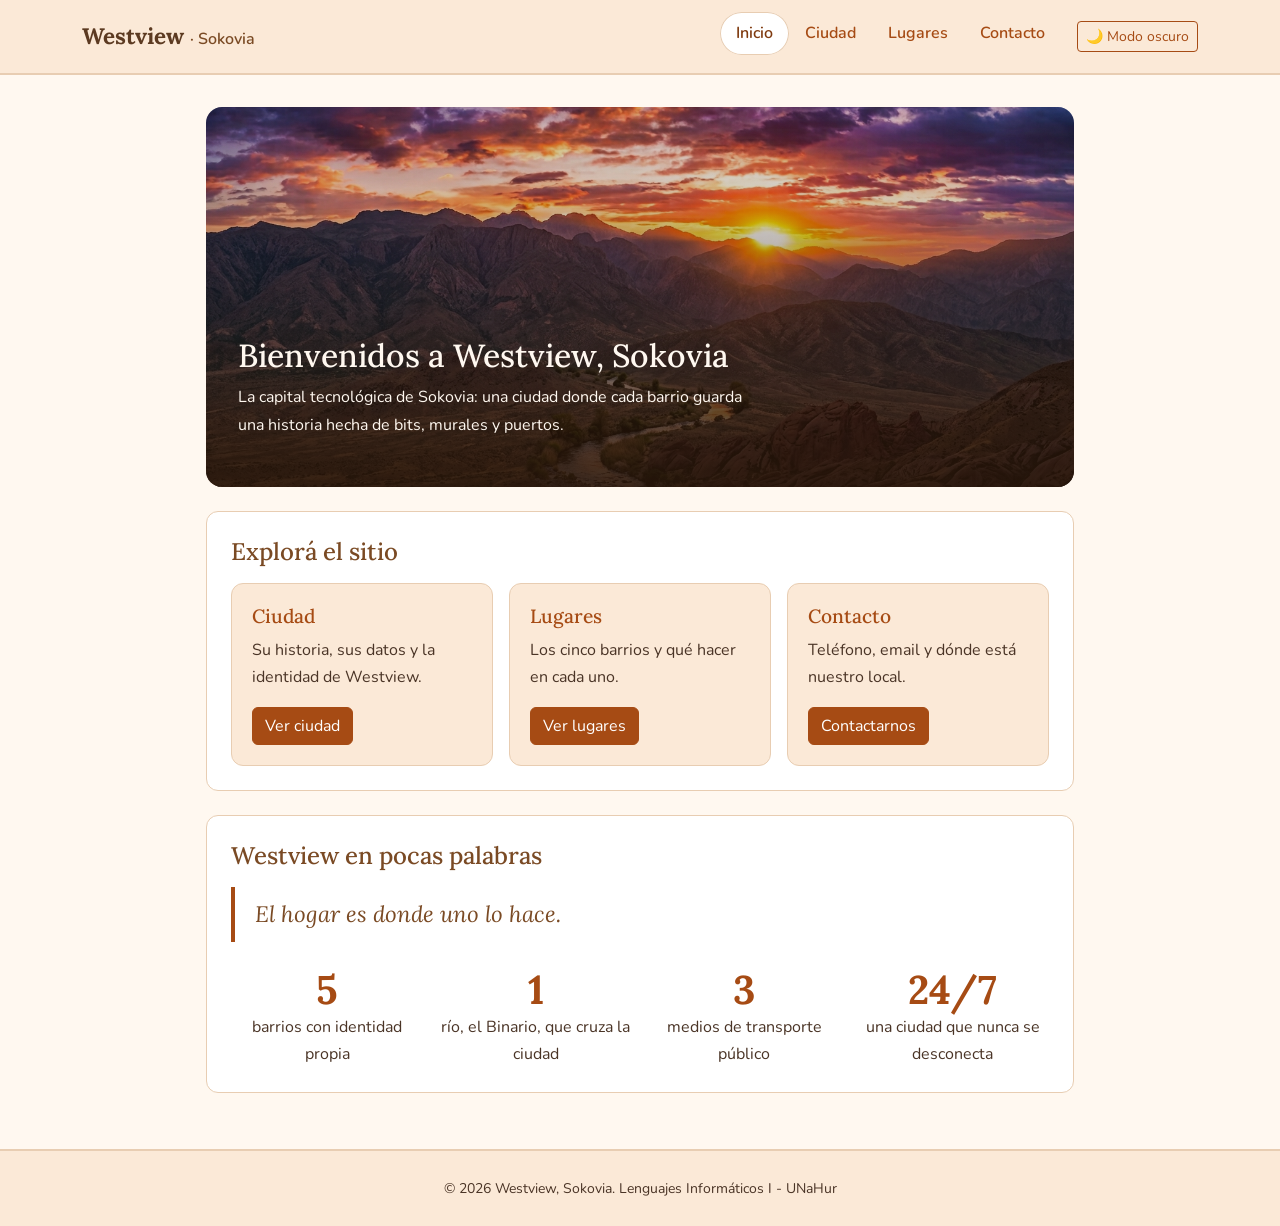
<file: index.html>
<!DOCTYPE html>
<html lang="es">

<head>
  <meta charset="UTF-8">
  <meta name="viewport" content="width=device-width, initial-scale=1.0">
  <title>Inicio | Westview, Sokovia</title>
  <meta name="description" content="Westview, la ciudad tecnológica de Sokovia: cinco barrios con historia, murales, puertos y mucho código.">
  <link rel="preconnect" href="https://fonts.googleapis.com">
  <link rel="preconnect" href="https://fonts.gstatic.com" crossorigin>
  <link href="https://fonts.googleapis.com/css2?family=Lora:wght@600;700&family=Nunito:wght@400;600;700&display=swap" rel="stylesheet">
  <link href="https://cdn.jsdelivr.net/npm/bootstrap@5.3.3/dist/css/bootstrap.min.css" rel="stylesheet">
  <link rel="stylesheet" href="css/estilos.css">
</head>

<body>
  <header>
    <nav class="navbar navbar-expand-lg" aria-label="Menú principal">
      <div class="container">
        <a class="navbar-brand" href="index.html">Westview <span class="navbar-pais">· Sokovia</span></a>
        <button class="navbar-toggler" type="button" data-bs-toggle="collapse" data-bs-target="#menu-principal" aria-controls="menu-principal" aria-expanded="false" aria-label="Abrir o cerrar el menú">
          <span class="navbar-toggler-icon"></span>
        </button>
        <div class="collapse navbar-collapse" id="menu-principal">
          <ul class="navbar-nav ms-auto">
          <li class="nav-item"><a class="nav-link active" href="index.html" aria-current="page">Inicio</a></li>
          <li class="nav-item"><a class="nav-link" href="ciudad.html">Ciudad</a></li>
          <li class="nav-item"><a class="nav-link" href="lugares.html">Lugares</a></li>
          <li class="nav-item"><a class="nav-link" href="contacto.html">Contacto</a></li>
          </ul>
          <button id="btn-modo" class="btn btn-outline-primary btn-sm ms-lg-3" type="button" aria-pressed="false">🌙 Modo oscuro</button>
        </div>
      </div>
    </nav>
  </header>

  <main>
    <div class="hero">
      <img src="img/atardecer.jpg" class="hero-img" alt="Vista panorámica de Westview al atardecer con el río Binario">      
      <div class="hero-texto">
        <h1>Bienvenidos a Westview, Sokovia</h1>
        <p>La capital tecnológica de Sokovia: una ciudad donde cada barrio guarda una historia hecha de bits, murales y puertos.</p>
      </div>
    </div>

    <section id="explorar">
      <h2>Explorá el sitio</h2>
      <div class="tarjetas">
        <article class="tarjeta">
          <h3>Ciudad</h3>
          <p>Su historia, sus datos y la identidad de Westview.</p>
          <a class="btn btn-primary" href="ciudad.html">Ver ciudad</a>
        </article>
        <article class="tarjeta">
          <h3>Lugares</h3>
          <p>Los cinco barrios y qué hacer en cada uno.</p>
          <a class="btn btn-primary" href="lugares.html">Ver lugares</a>
        </article>
        <article class="tarjeta">
          <h3>Contacto</h3>
          <p>Teléfono, email y dónde está nuestro local.</p>
          <a class="btn btn-primary" href="contacto.html">Contactarnos</a>
        </article>
      </div>
    </section>

    <section id="cifras">
      <h2>Westview en pocas palabras</h2>
      <blockquote class="lema">
        <p>El hogar es donde uno lo hace.</p>
      </blockquote>
      <div class="cifras">
        <div class="cifra">
          <span class="cifra-numero">5</span>
          <span class="cifra-texto">barrios con identidad propia</span>
        </div>
        <div class="cifra">
          <span class="cifra-numero">1</span>
          <span class="cifra-texto">río, el Binario, que cruza la ciudad</span>
        </div>
        <div class="cifra">
          <span class="cifra-numero">3</span>
          <span class="cifra-texto">medios de transporte público</span>
        </div>
        <div class="cifra">
          <span class="cifra-numero">24/7</span>
          <span class="cifra-texto">una ciudad que nunca se desconecta</span>
        </div>
      </div>
    </section>
  </main>

  <footer>
    <p><small>© 2026 Westview, Sokovia. Lenguajes Informáticos I - UNaHur</small></p>
  </footer>
  <script src="https://cdn.jsdelivr.net/npm/bootstrap@5.3.3/dist/js/bootstrap.bundle.min.js"></script>
  <script src="js/main.js"></script>
</body>

</html>
</file>
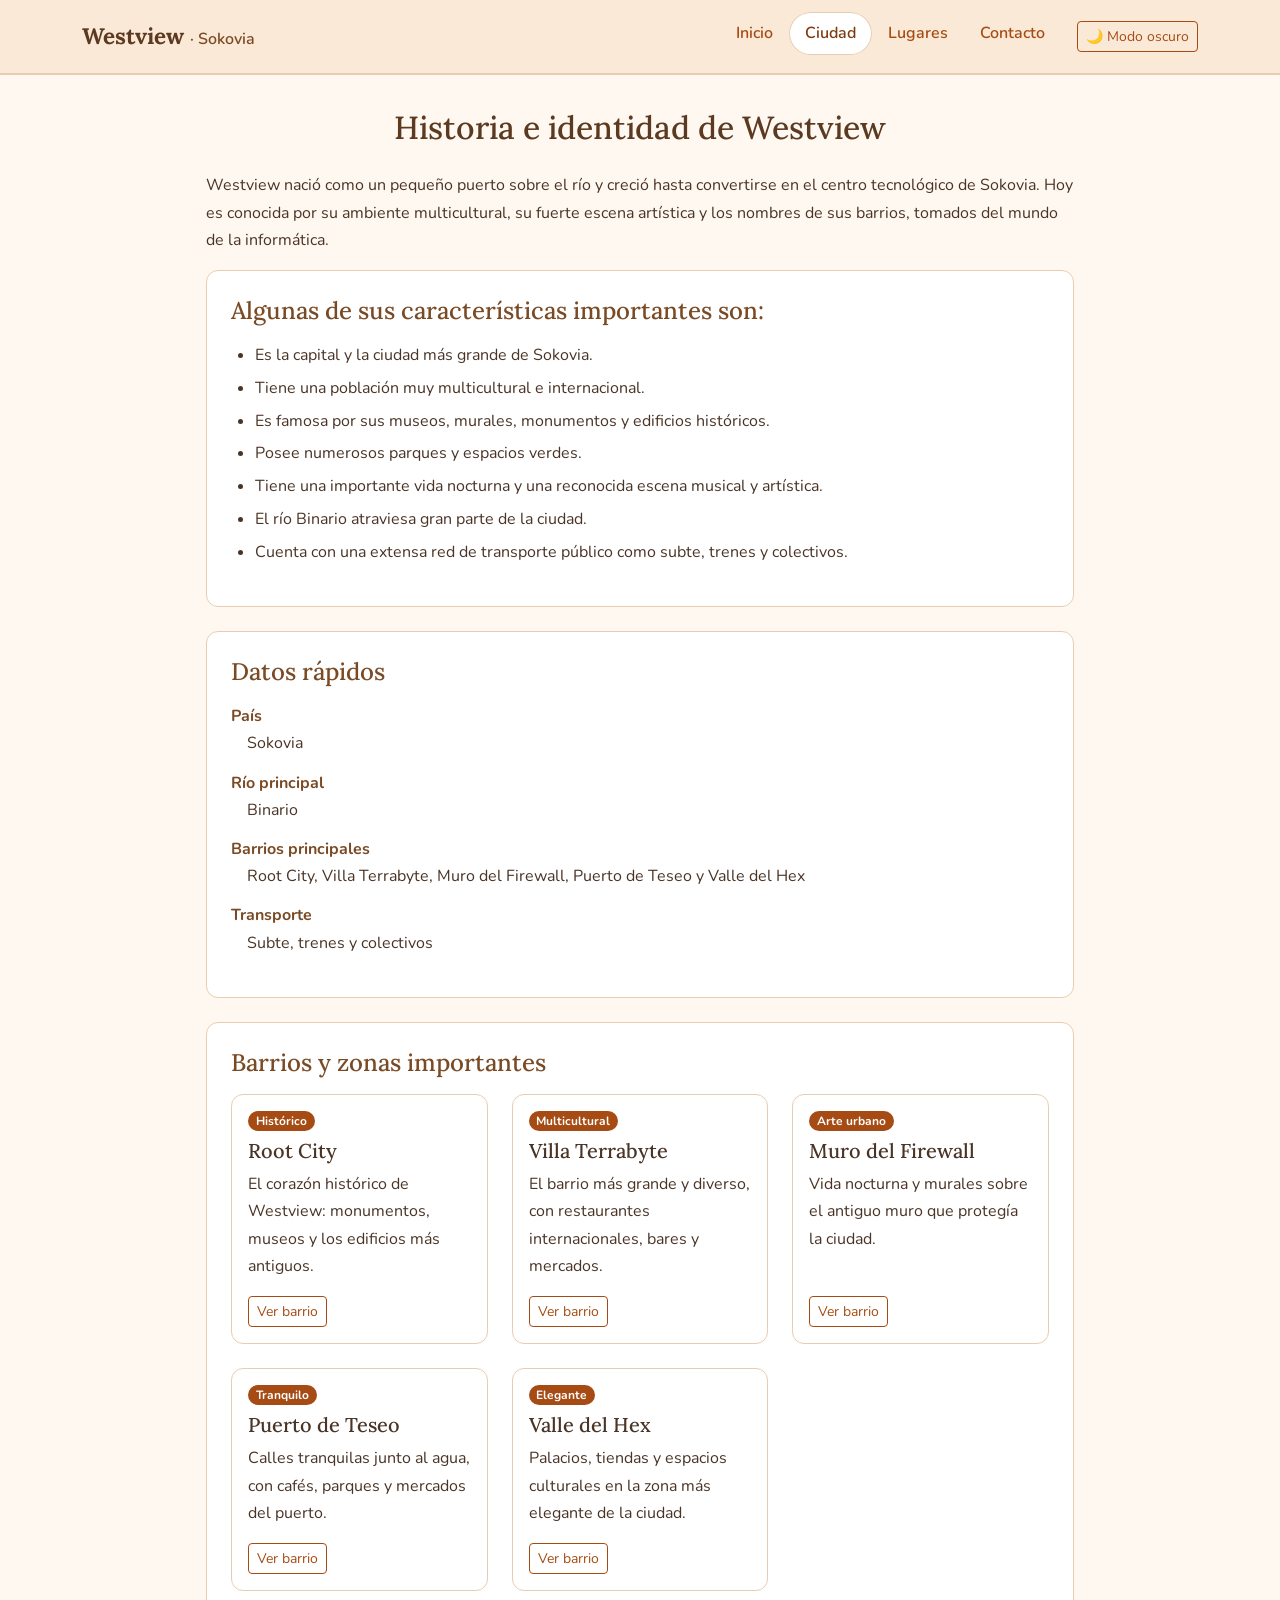
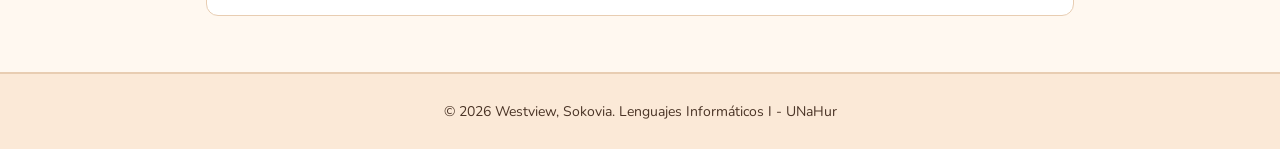
<file: ciudad.html>
<!DOCTYPE html>
<html lang="es">

<head>
  <meta charset="UTF-8">
  <meta name="viewport" content="width=device-width, initial-scale=1.0">
  <title>Ciudad | Westview, Sokovia</title>
  <meta name="description" content="Historia e identidad de Westview, la ciudad tecnológica de Sokovia: características, datos generales y barrios.">
  <link rel="preconnect" href="https://fonts.googleapis.com">
  <link rel="preconnect" href="https://fonts.gstatic.com" crossorigin>
  <link href="https://fonts.googleapis.com/css2?family=Lora:wght@600;700&family=Nunito:wght@400;600;700&display=swap" rel="stylesheet">
  <link href="https://cdn.jsdelivr.net/npm/bootstrap@5.3.3/dist/css/bootstrap.min.css" rel="stylesheet">
  <link rel="stylesheet" href="css/estilos.css">
</head>

<body>
  <header>
    <nav class="navbar navbar-expand-lg" aria-label="Menú principal">
      <div class="container">
        <a class="navbar-brand" href="index.html">Westview <span class="navbar-pais">· Sokovia</span></a>
        <button class="navbar-toggler" type="button" data-bs-toggle="collapse" data-bs-target="#menu-principal" aria-controls="menu-principal" aria-expanded="false" aria-label="Abrir o cerrar el menú">
          <span class="navbar-toggler-icon"></span>
        </button>
        <div class="collapse navbar-collapse" id="menu-principal">
          <ul class="navbar-nav ms-auto">
          <li class="nav-item"><a class="nav-link" href="index.html">Inicio</a></li>
          <li class="nav-item"><a class="nav-link active" href="ciudad.html" aria-current="page">Ciudad</a></li>
          <li class="nav-item"><a class="nav-link" href="lugares.html">Lugares</a></li>
          <li class="nav-item"><a class="nav-link" href="contacto.html">Contacto</a></li>
          </ul>
          <button id="btn-modo" class="btn btn-outline-primary btn-sm ms-lg-3" type="button" aria-pressed="false">🌙 Modo oscuro</button>
        </div>
      </div>
    </nav>
  </header>

  <main>
    <h1>Historia e identidad de Westview</h1>
    <p>Westview nació como un pequeño puerto sobre el río y creció hasta convertirse en el centro tecnológico de Sokovia. Hoy es conocida por su ambiente multicultural, su fuerte escena artística y los nombres de sus barrios, tomados del mundo de la informática.</p>

    <section id="caracteristicas">
      <h2>Algunas de sus características importantes son:</h2>
      <ul>
        <li>Es la capital y la ciudad más grande de Sokovia.</li>
        <li>Tiene una población muy multicultural e internacional.</li>
        <li>Es famosa por sus museos, murales, monumentos y edificios históricos.</li>
        <li>Posee numerosos parques y espacios verdes.</li>
        <li>Tiene una importante vida nocturna y una reconocida escena musical y artística.</li>
        <li>El río Binario atraviesa gran parte de la ciudad.</li>
        <li>Cuenta con una extensa red de transporte público como subte, trenes y colectivos.</li>
      </ul>
    </section>

    <section id="datos">
      <h2>Datos rápidos</h2>
      <dl>
        <dt>País</dt>
        <dd>Sokovia</dd>
        <dt>Río principal</dt>
        <dd>Binario</dd>
        <dt>Barrios principales</dt>
        <dd>Root City, Villa Terrabyte, Muro del Firewall, Puerto de Teseo y Valle del Hex</dd>
        <dt>Transporte</dt>
        <dd>Subte, trenes y colectivos</dd>
      </dl>
    </section>

    <section id="barrios">
      <h2>Barrios y zonas importantes</h2>
      <div class="container px-0">
        <div class="row g-4">
        <div class="col-12 col-md-6 col-lg-4">
          <article class="card h-100">
            <div class="card-body d-flex flex-column">
              <span class="badge rounded-pill etiqueta-barrio">Histórico</span>
              <h3 class="card-title h5">Root City</h3>
              <p class="card-text">El corazón histórico de Westview: monumentos, museos y los edificios más antiguos.</p>
              <a href="lugares.html#root-city" class="btn btn-outline-primary btn-sm mt-auto align-self-start">Ver barrio</a>
            </div>
          </article>
        </div>
        <div class="col-12 col-md-6 col-lg-4">
          <article class="card h-100">
            <div class="card-body d-flex flex-column">
              <span class="badge rounded-pill etiqueta-barrio">Multicultural</span>
              <h3 class="card-title h5">Villa Terrabyte</h3>
              <p class="card-text">El barrio más grande y diverso, con restaurantes internacionales, bares y mercados.</p>
              <a href="lugares.html#villa-terrabyte" class="btn btn-outline-primary btn-sm mt-auto align-self-start">Ver barrio</a>
            </div>
          </article>
        </div>
        <div class="col-12 col-md-6 col-lg-4">
          <article class="card h-100">
            <div class="card-body d-flex flex-column">
              <span class="badge rounded-pill etiqueta-barrio">Arte urbano</span>
              <h3 class="card-title h5">Muro del Firewall</h3>
              <p class="card-text">Vida nocturna y murales sobre el antiguo muro que protegía la ciudad.</p>
              <a href="lugares.html#muro-del-firewall" class="btn btn-outline-primary btn-sm mt-auto align-self-start">Ver barrio</a>
            </div>
          </article>
        </div>
        <div class="col-12 col-md-6 col-lg-4">
          <article class="card h-100">
            <div class="card-body d-flex flex-column">
              <span class="badge rounded-pill etiqueta-barrio">Tranquilo</span>
              <h3 class="card-title h5">Puerto de Teseo</h3>
              <p class="card-text">Calles tranquilas junto al agua, con cafés, parques y mercados del puerto.</p>
              <a href="lugares.html#puerto-de-teseo" class="btn btn-outline-primary btn-sm mt-auto align-self-start">Ver barrio</a>
            </div>
          </article>
        </div>
        <div class="col-12 col-md-6 col-lg-4">
          <article class="card h-100">
            <div class="card-body d-flex flex-column">
              <span class="badge rounded-pill etiqueta-barrio">Elegante</span>
              <h3 class="card-title h5">Valle del Hex</h3>
              <p class="card-text">Palacios, tiendas y espacios culturales en la zona más elegante de la ciudad.</p>
              <a href="lugares.html#valle-del-hex" class="btn btn-outline-primary btn-sm mt-auto align-self-start">Ver barrio</a>
            </div>
          </article>
        </div>
        </div>
      </div>
    </section>
  </main>

  <footer>
    <p><small>© 2026 Westview, Sokovia. Lenguajes Informáticos I - UNaHur</small></p>
  </footer>
  <a href="#" id="btn-subir" class="btn-subir" aria-label="Volver al principio" title="Volver al principio">↑</a>
  <script src="https://cdn.jsdelivr.net/npm/bootstrap@5.3.3/dist/js/bootstrap.bundle.min.js"></script>
  <script src="js/main.js"></script>
</body>  

</html>
</file>
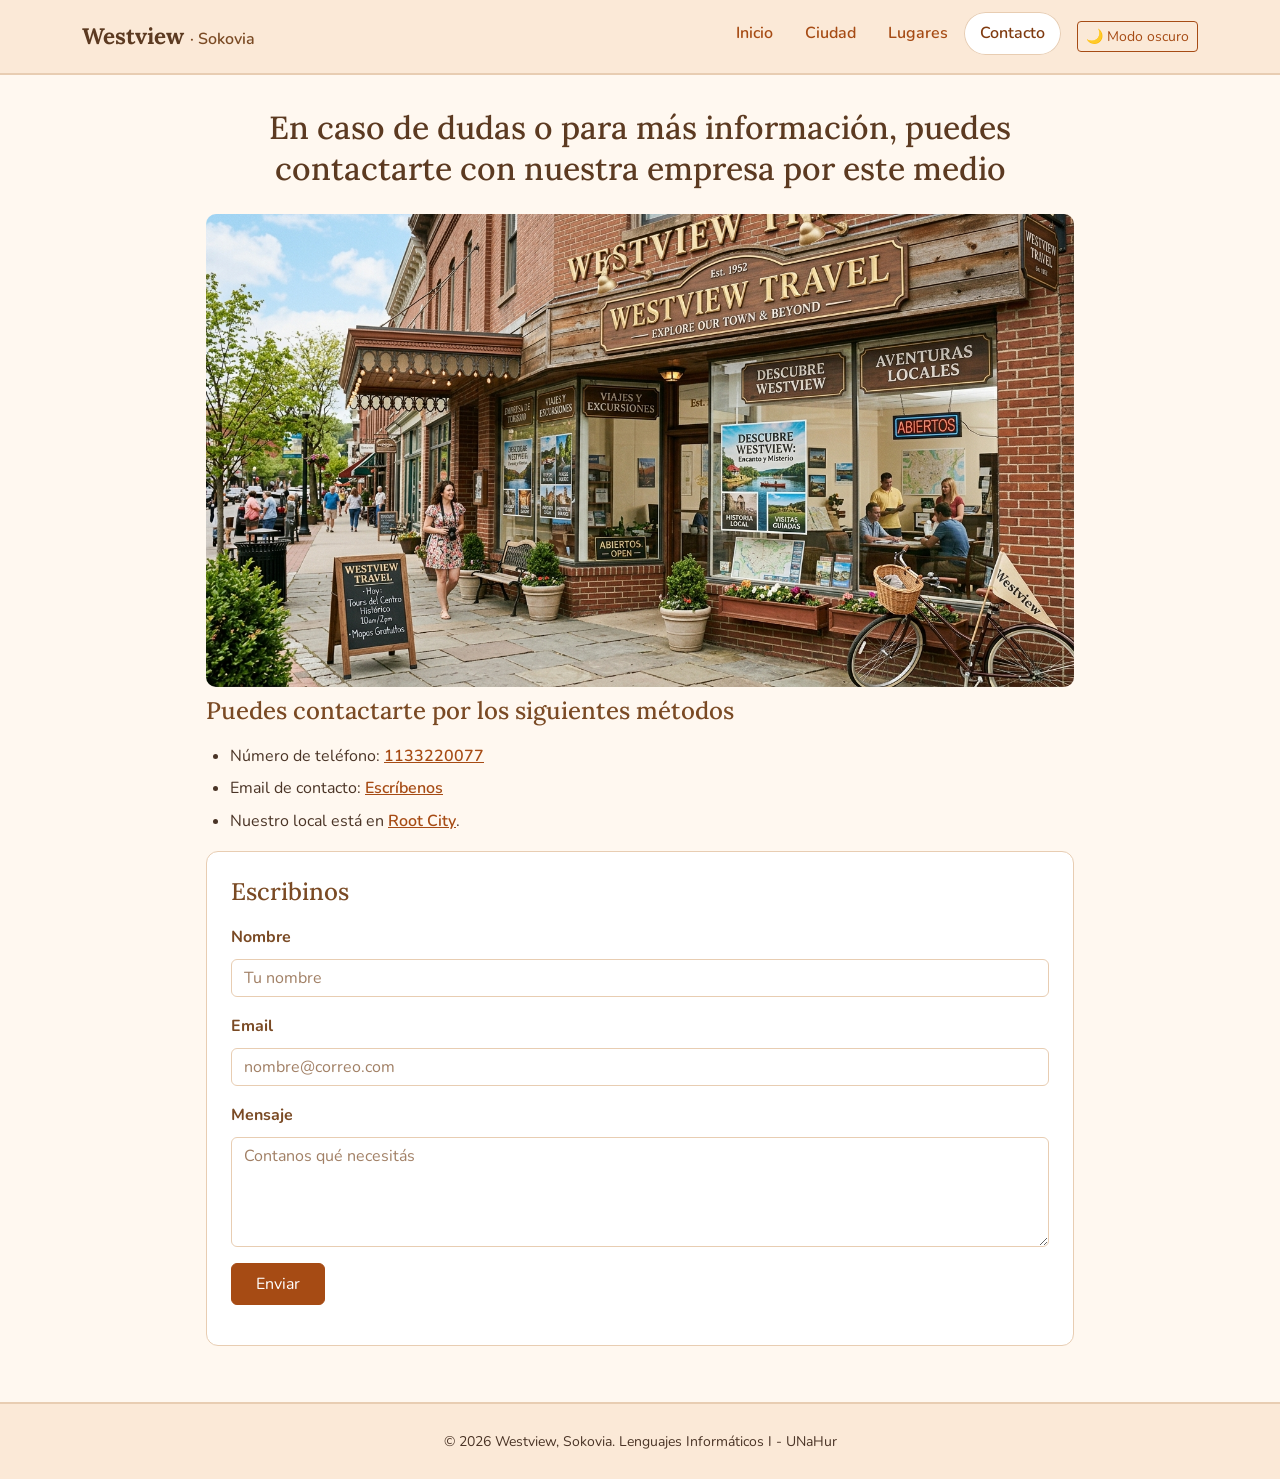
<file: contacto.html>
<!DOCTYPE html>
<html lang="es">

<head>
  <meta charset="UTF-8">
  <meta name="viewport" content="width=device-width, initial-scale=1.0">
  <title>Contacto | Westview, Sokovia</title>
  <meta name="description" content="Formas de contactar a la oficina de turismo de Westview: teléfono, email y ubicación del local.">
  <link rel="preconnect" href="https://fonts.googleapis.com">
  <link rel="preconnect" href="https://fonts.gstatic.com" crossorigin>
  <link href="https://fonts.googleapis.com/css2?family=Lora:wght@600;700&family=Nunito:wght@400;600;700&display=swap" rel="stylesheet">
  <link href="https://cdn.jsdelivr.net/npm/bootstrap@5.3.3/dist/css/bootstrap.min.css" rel="stylesheet">
  <link rel="stylesheet" href="css/estilos.css">
</head>

<body>
  <header>
    <nav class="navbar navbar-expand-lg" aria-label="Menú principal">
      <div class="container">
        <a class="navbar-brand" href="index.html">Westview <span class="navbar-pais">· Sokovia</span></a>
        <button class="navbar-toggler" type="button" data-bs-toggle="collapse" data-bs-target="#menu-principal" aria-controls="menu-principal" aria-expanded="false" aria-label="Abrir o cerrar el menú">
          <span class="navbar-toggler-icon"></span>
        </button>
        <div class="collapse navbar-collapse" id="menu-principal">
          <ul class="navbar-nav ms-auto">
          <li class="nav-item"><a class="nav-link" href="index.html">Inicio</a></li>
          <li class="nav-item"><a class="nav-link" href="ciudad.html">Ciudad</a></li>
          <li class="nav-item"><a class="nav-link" href="lugares.html">Lugares</a></li>
          <li class="nav-item"><a class="nav-link active" href="contacto.html" aria-current="page">Contacto</a></li>
          </ul>
          <button id="btn-modo" class="btn btn-outline-primary btn-sm ms-lg-3" type="button" aria-pressed="false">🌙 Modo oscuro</button>
        </div>
      </div>
    </nav>
  </header>
  
  <main>
    <h1>En caso de dudas o para más información, puedes contactarte con nuestra empresa por este medio </h1>
    <img src="img/emp_travel.jpg" alt="Visual de nuestro local principal en Root City">
    <h2>Puedes contactarte por los siguientes métodos</h2>
    <ul>
      <li>Número de teléfono: <a href="tel:+541133220077">1133220077</a></li>
      <li>Email de contacto: <a href="mailto:contactwestview@gmail.com">Escríbenos</a></li>
      <li>Nuestro local está en <a href="lugares.html#root-city">Root City</a>.</li>
    </ul>

    <section id="formulario">
      <h2>Escribinos</h2>
      <form id="form-contacto" novalidate>
        <div class="mb-3">
          <label for="nombre" class="form-label">Nombre</label>
          <input type="text" class="form-control" id="nombre" name="nombre" placeholder="Tu nombre">
          <div class="invalid-feedback" id="error-nombre"></div>
        </div>
        <div class="mb-3">
          <label for="email" class="form-label">Email</label>
          <input type="email" class="form-control" id="email" name="email" placeholder="nombre@correo.com">
          <div class="invalid-feedback" id="error-email"></div>
        </div>
        <div class="mb-3">
          <label for="mensaje" class="form-label">Mensaje</label>
          <textarea class="form-control" id="mensaje" name="mensaje" rows="4" placeholder="Contanos qué necesitás"></textarea>
          <div class="invalid-feedback" id="error-mensaje"></div>
        </div>
        <button type="submit" class="btn btn-primary">Enviar</button>
        <div id="resultado-form" class="mt-3"></div>
      </form>
    </section>
  </main>

  <footer>
    <p><small>© 2026 Westview, Sokovia. Lenguajes Informáticos I - UNaHur</small></p>
  </footer>
  <a href="#" id="btn-subir" class="btn-subir" aria-label="Volver al principio" title="Volver al principio">↑</a>
  <script src="https://cdn.jsdelivr.net/npm/bootstrap@5.3.3/dist/js/bootstrap.bundle.min.js"></script>
  <script src="js/main.js"></script>
</body>

</html>
</file>
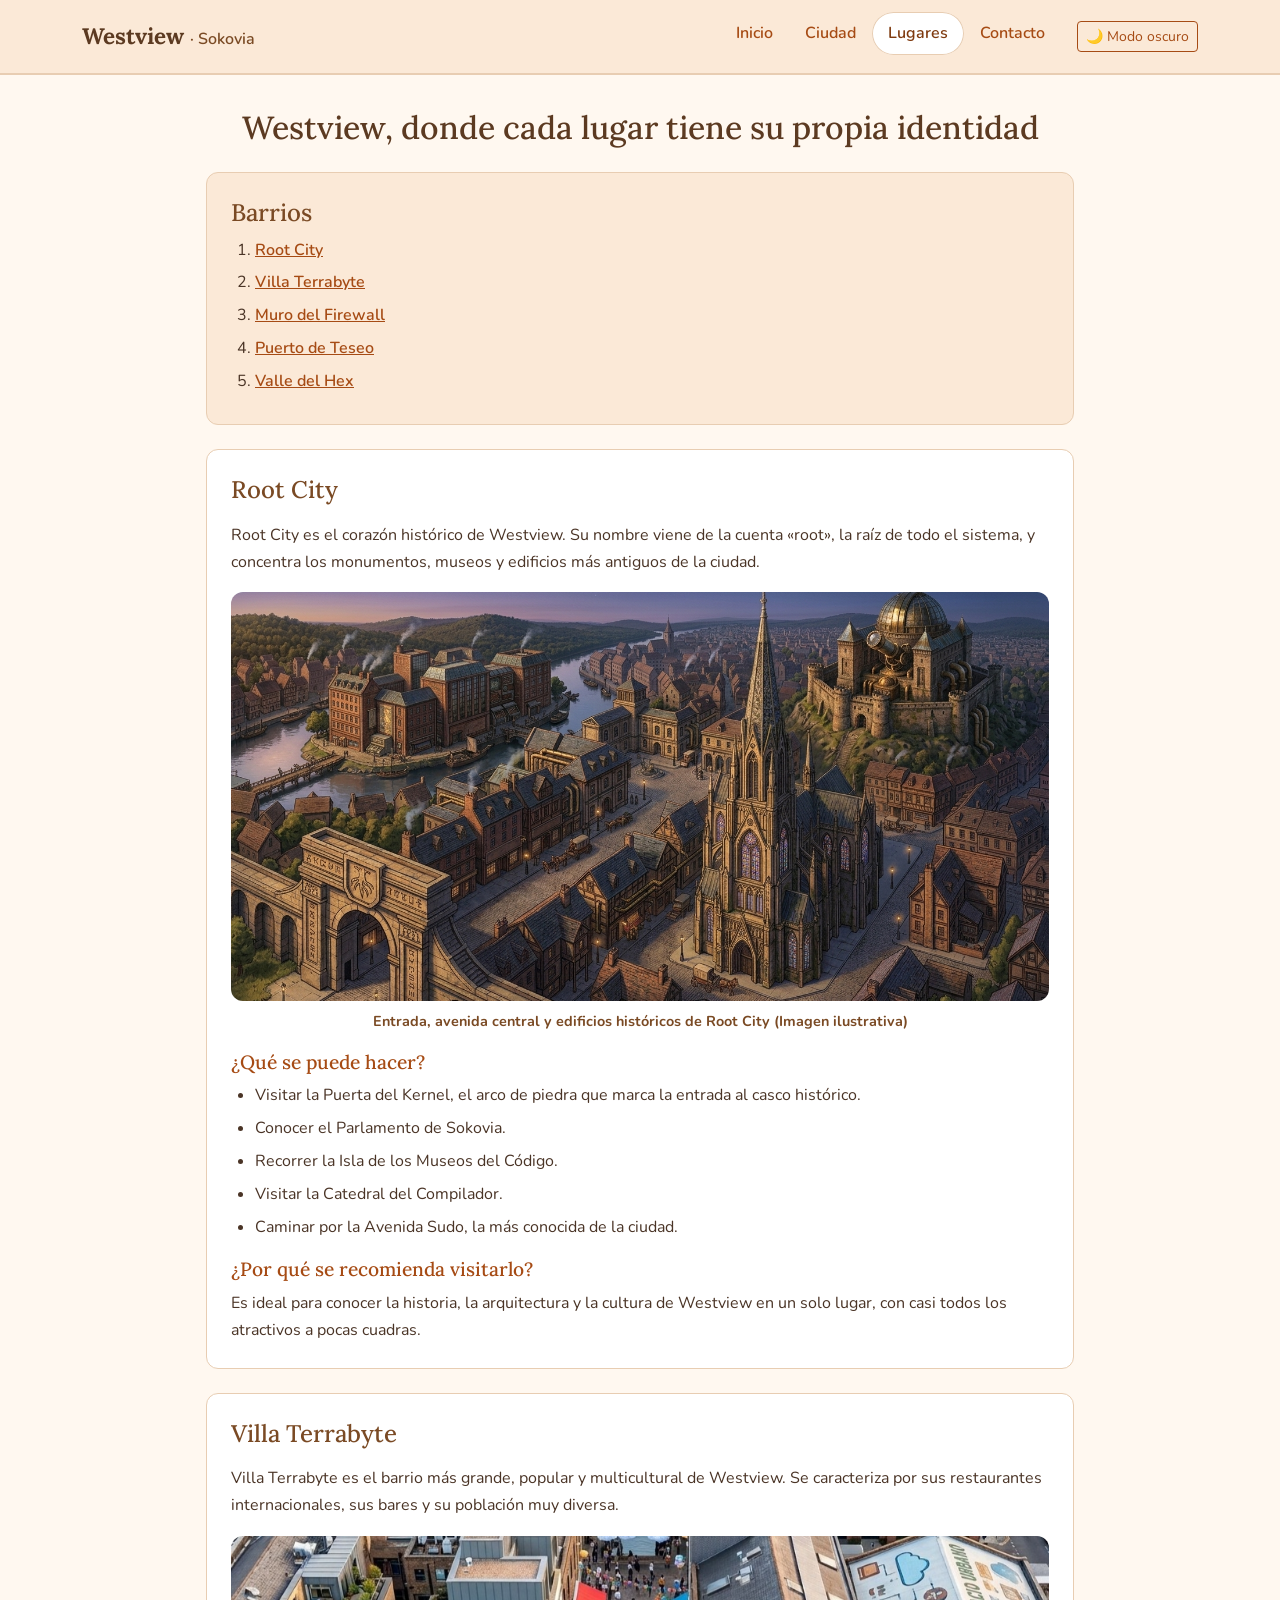
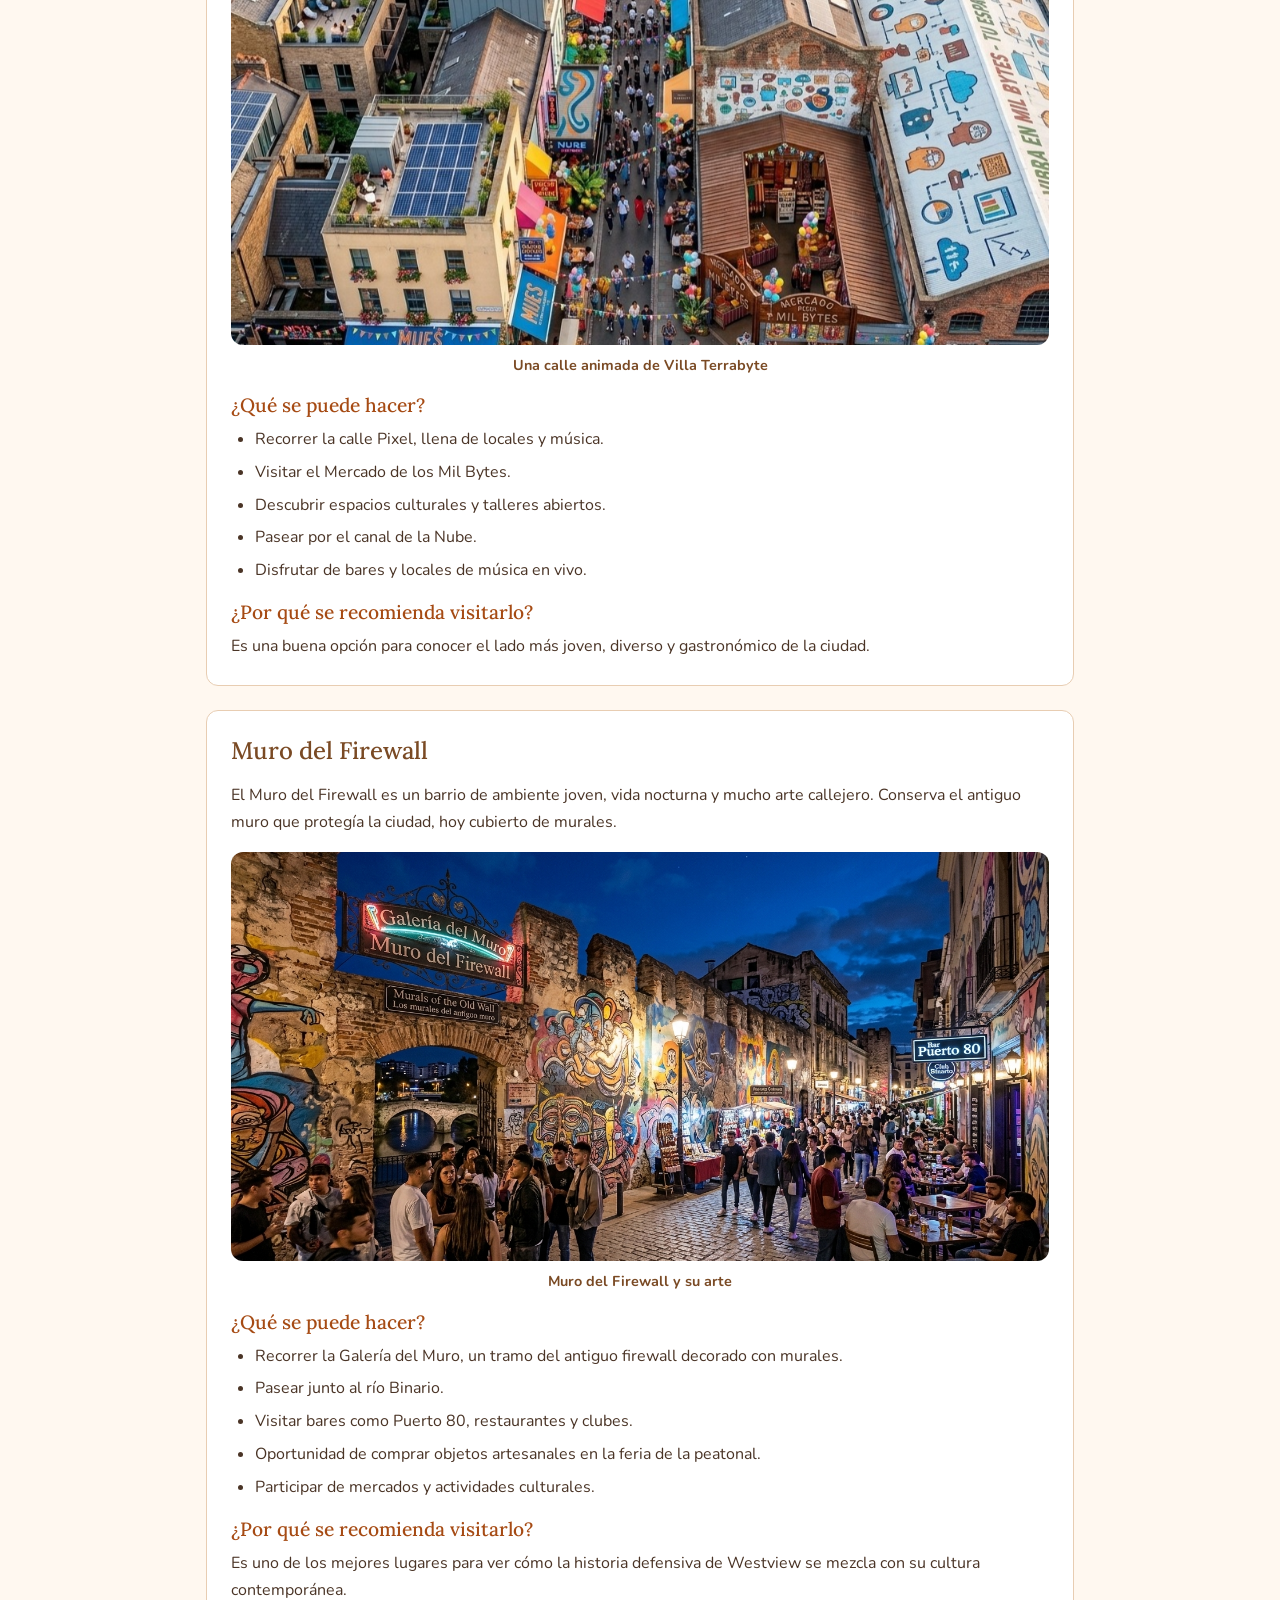
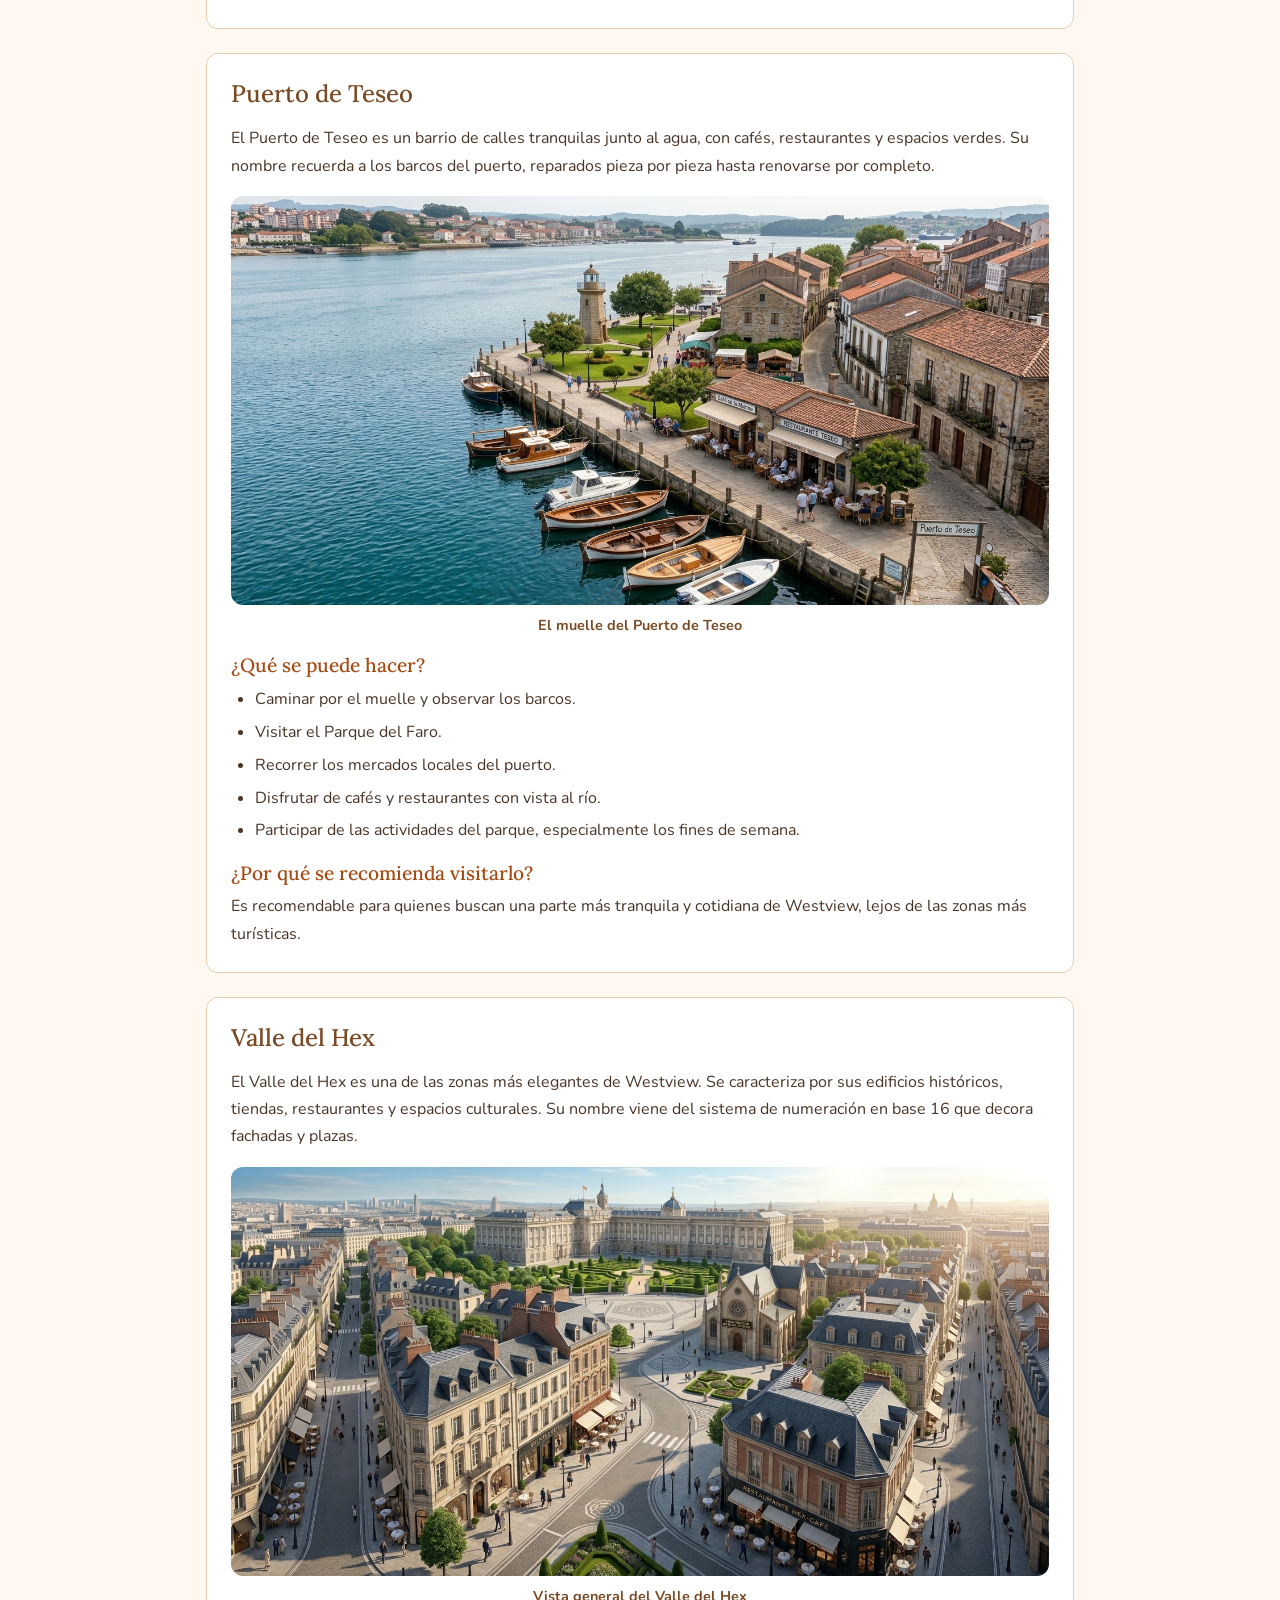
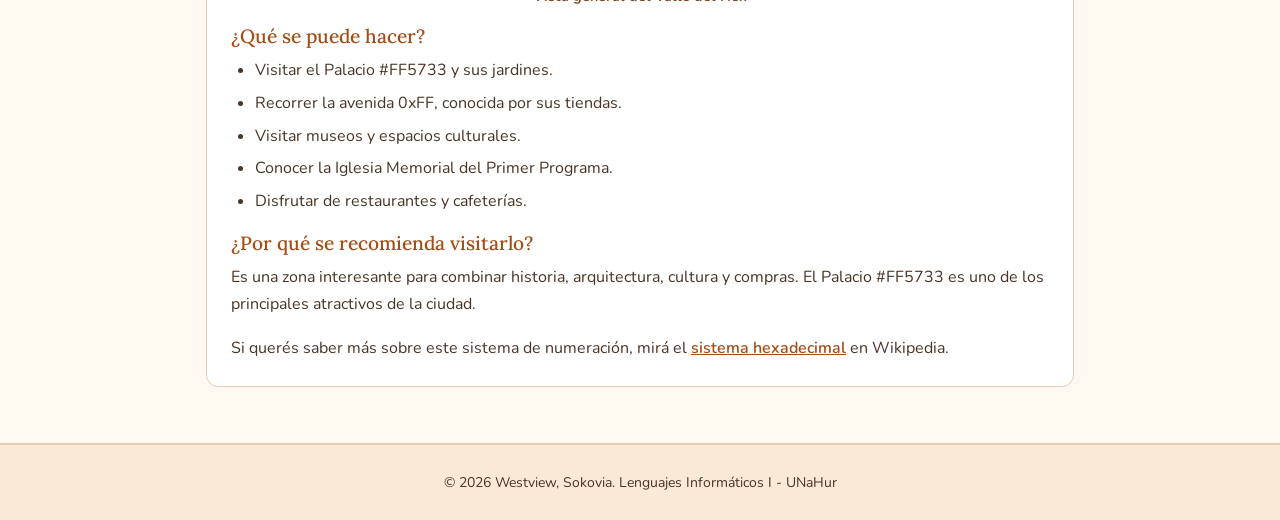
<file: lugares.html>
<!DOCTYPE html>
<html lang="es">

<head>
  <meta charset="UTF-8">
  <meta name="viewport" content="width=device-width, initial-scale=1.0">
  <title>Lugares | Westview, Sokovia</title>
  <meta name="description" content="Los cinco barrios de Westview: qué hacer en cada uno y por qué recomendamos visitarlos.">
  <link rel="preconnect" href="https://fonts.googleapis.com">
  <link rel="preconnect" href="https://fonts.gstatic.com" crossorigin>
  <link href="https://fonts.googleapis.com/css2?family=Lora:wght@600;700&family=Nunito:wght@400;600;700&display=swap" rel="stylesheet">
  <link href="https://cdn.jsdelivr.net/npm/bootstrap@5.3.3/dist/css/bootstrap.min.css" rel="stylesheet">
  <link rel="stylesheet" href="css/estilos.css">
</head>

<body>
  <header>
    <nav class="navbar navbar-expand-lg" aria-label="Menú principal">
      <div class="container">
        <a class="navbar-brand" href="index.html">Westview <span class="navbar-pais">· Sokovia</span></a>
        <button class="navbar-toggler" type="button" data-bs-toggle="collapse" data-bs-target="#menu-principal" aria-controls="menu-principal" aria-expanded="false" aria-label="Abrir o cerrar el menú">
          <span class="navbar-toggler-icon"></span>
        </button>
        <div class="collapse navbar-collapse" id="menu-principal">
          <ul class="navbar-nav ms-auto">
          <li class="nav-item"><a class="nav-link" href="index.html">Inicio</a></li>
          <li class="nav-item"><a class="nav-link" href="ciudad.html">Ciudad</a></li>
          <li class="nav-item"><a class="nav-link active" href="lugares.html" aria-current="page">Lugares</a></li>
          <li class="nav-item"><a class="nav-link" href="contacto.html">Contacto</a></li>
          </ul>
          <button id="btn-modo" class="btn btn-outline-primary btn-sm ms-lg-3" type="button" aria-pressed="false">🌙 Modo oscuro</button>
        </div>
      </div>
    </nav>
  </header>

  <main>
    <h1>Westview, donde cada lugar tiene su propia identidad</h1>
    <nav id="indice" aria-label="Índice de barrios">
      <h2>Barrios</h2>
      <ol>
        <li><a href="#root-city">Root City</a></li>
        <li><a href="#villa-terrabyte">Villa Terrabyte</a></li>
        <li><a href="#muro-del-firewall">Muro del Firewall</a></li>
        <li><a href="#puerto-de-teseo">Puerto de Teseo</a></li>
        <li><a href="#valle-del-hex">Valle del Hex</a></li>
      </ol>
    </nav>

    <section id="root-city">
      <h2>Root City</h2>
      <p>Root City es el corazón histórico de Westview. Su nombre viene de la cuenta «root», la raíz de todo el sistema, y concentra los monumentos, museos y edificios más antiguos de la ciudad.</p>
      <figure class="barrio-foto">
        <img src="img/root_city.jpg" alt="Plaza central y edificios históricos de Root City" width="800" height="400">
        <figcaption>Entrada, avenida central y edificios históricos de Root City (Imagen ilustrativa)</figcaption>
      </figure>
      <h3>¿Qué se puede hacer?</h3>
      <ul>
        <li>Visitar la Puerta del Kernel, el arco de piedra que marca la entrada al casco histórico.</li>
        <li>Conocer el Parlamento de Sokovia.</li>
        <li>Recorrer la Isla de los Museos del Código.</li>
        <li>Visitar la Catedral del Compilador.</li>
        <li>Caminar por la Avenida Sudo, la más conocida de la ciudad.</li>
      </ul>
      <h3>¿Por qué se recomienda visitarlo?</h3>
      <p>Es ideal para conocer la historia, la arquitectura y la cultura de Westview en un solo lugar, con casi todos los atractivos a pocas cuadras.</p>
    </section>

    <section id="villa-terrabyte">
      <h2>Villa Terrabyte</h2>
      <p>Villa Terrabyte es el barrio más grande, popular y multicultural de Westview. Se caracteriza por sus restaurantes internacionales, sus bares y su población muy diversa.</p>
      <figure class="barrio-foto">
        <img src="img/villa_terrabyte.jpg" alt="Calle con bares y mercados de Villa Terrabyte" width="800" height="400">
        <figcaption>Una calle animada de Villa Terrabyte</figcaption>
      </figure>
      <h3>¿Qué se puede hacer?</h3>
      <ul>
        <li>Recorrer la calle Pixel, llena de locales y música.</li>
        <li>Visitar el Mercado de los Mil Bytes.</li>
        <li>Descubrir espacios culturales y talleres abiertos.</li>
        <li>Pasear por el canal de la Nube.</li>
        <li>Disfrutar de bares y locales de música en vivo.</li>
      </ul>
      <h3>¿Por qué se recomienda visitarlo?</h3>
      <p>Es una buena opción para conocer el lado más joven, diverso y gastronómico de la ciudad.</p>
    </section>

        <section id="muro-del-firewall">
      <h2>Muro del Firewall</h2>
      <p>El Muro del Firewall es un barrio de ambiente joven, vida nocturna y mucho arte callejero. Conserva el antiguo muro que protegía la ciudad, hoy cubierto de murales.</p>
      <figure class="barrio-foto">
        <img src="img/muro_firewall.jpg" alt="Muro decorado con murales en el Muro del Firewall" width="800" height="400">
        <figcaption>Muro del Firewall y su arte</figcaption>
      </figure>
      <h3>¿Qué se puede hacer?</h3>
      <ul>
        <li>Recorrer la Galería del Muro, un tramo del antiguo firewall decorado con murales.</li>
        <li>Pasear junto al río Binario.</li>
        <li>Visitar bares como Puerto 80, restaurantes y clubes.</li>
        <li>Oportunidad de comprar objetos artesanales en la feria de la peatonal.</li>
        <li>Participar de mercados y actividades culturales.</li>
      </ul>
      <h3>¿Por qué se recomienda visitarlo?</h3>
      <p>Es uno de los mejores lugares para ver cómo la historia defensiva de Westview se mezcla con su cultura contemporánea.</p>
    </section>

    <section id="puerto-de-teseo">
      <h2>Puerto de Teseo</h2>
      <p>El Puerto de Teseo es un barrio de calles tranquilas junto al agua, con cafés, restaurantes y espacios verdes. Su nombre recuerda a los barcos del puerto, reparados pieza por pieza hasta renovarse por completo.</p>
      <figure class="barrio-foto">
        <img src="img/puerto_teseo.jpg" alt="Muelle y barcos en el Puerto de Teseo" width="800" height="400">
        <figcaption>El muelle del Puerto de Teseo</figcaption>
      </figure>
      <h3>¿Qué se puede hacer?</h3>
      <ul>
        <li>Caminar por el muelle y observar los barcos.</li>
        <li>Visitar el Parque del Faro.</li>
        <li>Recorrer los mercados locales del puerto.</li>
        <li>Disfrutar de cafés y restaurantes con vista al río.</li>
        <li>Participar de las actividades del parque, especialmente los fines de semana.</li>
      </ul>
      <h3>¿Por qué se recomienda visitarlo?</h3>
      <p>Es recomendable para quienes buscan una parte más tranquila y cotidiana de Westview, lejos de las zonas más turísticas.</p>
    </section>
        <section id="valle-del-hex">
      <h2>Valle del Hex</h2>
      <p>El Valle del Hex es una de las zonas más elegantes de Westview. Se caracteriza por sus edificios históricos, tiendas, restaurantes y espacios culturales. Su nombre viene del sistema de numeración en base 16 que decora fachadas y plazas.</p>
      <figure class="barrio-foto">
        <img src="img/valle_hex.jpg" alt="Palacio y jardines del Valle del Hex" width="800" height="400">
        <figcaption>Vista general del Valle del Hex</figcaption>
      </figure>
      <h3>¿Qué se puede hacer?</h3>
      <ul>
        <li>Visitar el Palacio #FF5733 y sus jardines.</li>
        <li>Recorrer la avenida 0xFF, conocida por sus tiendas.</li>
        <li>Visitar museos y espacios culturales.</li>
        <li>Conocer la Iglesia Memorial del Primer Programa.</li>
        <li>Disfrutar de restaurantes y cafeterías.</li>
      </ul>
      <h3>¿Por qué se recomienda visitarlo?</h3>
      <p>Es una zona interesante para combinar historia, arquitectura, cultura y compras. El Palacio #FF5733 es uno de los principales atractivos de la ciudad.</p>
      <p>Si querés saber más sobre este sistema de numeración, mirá el <a href="https://es.wikipedia.org/wiki/Sistema_hexadecimal" target="_blank" rel="noopener noreferrer">sistema hexadecimal</a> en Wikipedia.</p>
    </section>
  </main>

    <footer>
    <p><small>© 2026 Westview, Sokovia. Lenguajes Informáticos I - UNaHur</small></p>
  </footer>
  <a href="#" id="btn-subir" class="btn-subir" aria-label="Volver al principio" title="Volver al principio">↑</a>
  <script src="https://cdn.jsdelivr.net/npm/bootstrap@5.3.3/dist/js/bootstrap.bundle.min.js"></script>
  <script src="js/main.js"></script>
</body>
</html>
</file>
<file: css/estilos.css>
:root {
  --color-fondo: #FFF8F0;          
  --color-fondo-suave: #FBE9D7;    
  --color-superficie: #FFFFFF;     
  --color-texto: #4A3426;          
  --color-titulo: #5C3A21;         
  --color-subtitulo: #7A4A24;      
  --color-acento: #A64B14;         
  --color-acento-oscuro: #7F3A0F;  
  --color-borde: #E8CDB2;          

  --fuente-principal: "Nunito";
  --fuente-titulos: "Lora";

  --espacio: 1rem;
}

* {
  box-sizing: border-box;
  margin: 0;
  padding: 0;
}

body {
  font-family: var(--fuente-principal), sans-serif;
  font-size: 16px;
  line-height: 1.7;
  color: var(--color-texto);
  background-color: var(--color-fondo);
  min-height: 100vh;
  display: flex;
  flex-direction: column;
}

h1, h2, h3 {
  font-family: var(--fuente-titulos), serif;
  line-height: 1.3;
}

h1 {
  font-size: 2rem;
  color: var(--color-titulo);
}

h2 {
  font-size: 1.5rem;
  color: var(--color-subtitulo);
  margin-bottom: var(--espacio);
}

h3 {
  font-size: 1.2rem;
  color: var(--color-acento);
  margin-top: var(--espacio);
  margin-bottom: 0.5rem;
}

p {
  margin-bottom: var(--espacio);
}

a {
  color: var(--color-acento);
  font-weight: 600;
}

a:hover {
  color: var(--color-acento-oscuro);
}

header {
  background-color: var(--color-fondo-suave);
  border-bottom: 2px solid var(--color-borde);
}

main {
  flex: 1;
  width: 100%;
  max-width: 900px;
  margin: 0 auto;
  padding: 2rem var(--espacio);
}

main > h1 {
  text-align: center;
  margin-bottom: 1.5rem;
}

main > h2 {
  margin-top: 0.5rem;
}

section {
  background-color: var(--color-superficie);
  border: 1px solid var(--color-borde);
  border-radius: 12px;
  padding: 1.5rem;
  margin-bottom: 1.5rem;
}

section p:last-child {
  margin-bottom: 0;
}

ul, ol {
  margin-bottom: var(--espacio);
  padding-left: 1.5rem;
}

li {
  margin-bottom: 0.35rem;
}

dt {
  font-weight: 700;
  color: var(--color-subtitulo);
}

dd {
  margin-bottom: 0.75rem;
  margin-left: 1rem;
}

#indice {
  background-color: var(--color-fondo-suave);
  border: 1px solid var(--color-borde);
  border-radius: 12px;
  padding: 1.5rem;
  margin-bottom: 1.5rem;
}

#indice h2 {
  margin-bottom: 0.5rem;
}

#indice ol {
  margin-bottom: 0;
}

img {
  display: block;
  max-width: 100%;
  height: auto;
  border-radius: 10px;
  margin-bottom: 0.5rem;
}

figure {
  margin-bottom: var(--espacio);
}

figcaption {
  font-size: 0.9rem;
  font-weight: 700;
  color: var(--color-subtitulo);
}

footer {
  background-color: var(--color-fondo-suave);
  border-top: 2px solid var(--color-borde);
  padding: 1.5rem var(--espacio);
  text-align: center;
}

footer p {
  margin-bottom: 0;
}

.tarjetas {
  display: flex;
  flex-wrap: wrap;
  gap: 1rem;
}

.tarjeta {
  flex: 1 1 220px;
  background-color: var(--color-fondo-suave);
  border: 1px solid var(--color-borde);
  border-radius: 12px;
  padding: 1.25rem;
}

.tarjeta h3 {
  margin-top: 0;
}

header {
  position: sticky;
  top: 0;
  z-index: 1030;
}

.etiqueta-barrio {
  align-self: flex-start;
  margin-bottom: 0.5rem;
  background-color: var(--color-acento);
  color: var(--color-superficie);
}

.navbar {
  --bs-navbar-color: var(--color-acento);
  --bs-navbar-hover-color: var(--color-acento-oscuro);
  --bs-navbar-active-color: var(--color-acento-oscuro);
  --bs-navbar-brand-color: var(--color-titulo);
  --bs-navbar-brand-hover-color: var(--color-acento-oscuro);
  --bs-navbar-toggler-border-color: var(--color-acento);
  --bs-navbar-nav-link-padding-x: 1rem;
  padding-top: 0.75rem;
  padding-bottom: 0.75rem;
}

.navbar-brand {
  font-family: var(--fuente-titulos), serif;
  font-weight: 700;
  font-size: 1.4rem;
}

.navbar-pais {
  font-family: var(--fuente-principal), sans-serif;
  font-weight: 600;
  font-size: 1rem;
  color: var(--color-subtitulo);
}

.navbar .nav-link {
  font-weight: 600;
  border-radius: 999px;
  transition: background-color 0.2s, color 0.2s;
}

.navbar .nav-link:hover,
.navbar .nav-link.active {
  background-color: var(--color-superficie);
}

.navbar .nav-link.active {
  box-shadow: inset 0 0 0 1px var(--color-borde);
}

.card {
  --bs-card-bg: var(--color-superficie);
  --bs-card-border-color: var(--color-borde);
  --bs-card-border-radius: 12px;
  --bs-card-cap-bg: var(--color-fondo-suave);
  color: var(--color-texto);
  transition: transform 0.2s, box-shadow 0.2s;
}

.card:hover {
  transform: translateY(-4px);
  box-shadow: 0 8px 20px rgba(122, 74, 36, 0.15);
}

.card-title {
  margin-top: 0;
}

.btn-primary {
  --bs-btn-bg: var(--color-acento);
  --bs-btn-border-color: var(--color-acento);
  --bs-btn-color: var(--color-superficie);
  --bs-btn-hover-bg: var(--color-acento-oscuro);
  --bs-btn-hover-border-color: var(--color-acento-oscuro);
  --bs-btn-hover-color: var(--color-superficie);
  --bs-btn-active-bg: var(--color-acento-oscuro);
  --bs-btn-active-border-color: var(--color-acento-oscuro);
  --bs-btn-active-color: var(--color-superficie);
  transition: background-color 0.2s, border-color 0.2s;
}

.btn-outline-primary {
  --bs-btn-color: var(--color-acento);
  --bs-btn-border-color: var(--color-acento);
  --bs-btn-hover-bg: var(--color-acento);
  --bs-btn-hover-border-color: var(--color-acento);
  --bs-btn-hover-color: var(--color-superficie);
  --bs-btn-active-bg: var(--color-acento-oscuro);
  --bs-btn-active-border-color: var(--color-acento-oscuro);
  --bs-btn-active-color: var(--color-superficie);
  transition: background-color 0.2s, color 0.2s;
}

.form-label {
  font-weight: 700;
  color: var(--color-subtitulo);
}

.form-control {
  background-color: var(--color-superficie);
  color: var(--color-texto);
  border-color: var(--color-borde);
}

.form-control:focus {
  background-color: var(--color-superficie);
  color: var(--color-texto);
  border-color: var(--color-acento);
  box-shadow: 0 0 0 0.2rem rgba(166, 75, 20, 0.2);
}

.form-control::placeholder {
  color: var(--color-subtitulo);
  opacity: 0.7;
}

#form-contacto .btn {
  padding: 0.5rem 1.5rem;
}

body.oscuro {
  --color-fondo: #1E1712;
  --color-fondo-suave: #2C2218;
  --color-superficie: #352A1F;
  --color-texto: #F1E4D6;
  --color-titulo: #F6D9B8;
  --color-subtitulo: #E8B98A;
  --color-acento: #F0A060;
  --color-acento-oscuro: #FFC48A;
  --color-borde: #4A3B2C;
}

body.oscuro .navbar-toggler-icon {
  filter: invert(1);
}

body.oscuro .card:hover {
  box-shadow: 0 8px 20px rgba(0, 0, 0, 0.4);
}

body.oscuro .alert-success {
  --bs-alert-color: #D4EDDA;
  --bs-alert-bg: #1E3B28;
  --bs-alert-border-color: #2F6B45;
}

body.oscuro .alert-danger {
  --bs-alert-color: #F8D7DA;
  --bs-alert-bg: #4A1F24;
  --bs-alert-border-color: #8A3A42;
}

.hero {
  position: relative;
  border-radius: 16px;
  overflow: hidden;
  margin-bottom: 1.5rem;
}

.hero-img {
  display: block;
  width: 100%;
  height: 380px;
  object-fit: cover;
  border-radius: 0;
  margin: 0;
}

.hero-texto {
  position: absolute;
  top: 0;
  right: 0;
  bottom: 0;
  left: 0;
  display: flex;
  flex-direction: column;
  justify-content: flex-end;
  align-items: flex-start;
  padding: 2rem;
  /* Degradé oscuro para que el texto blanco se lea sobre cualquier foto */
  background: linear-gradient(to top, rgba(40, 22, 10, 0.9), rgba(40, 22, 10, 0.2) 75%);
}

.hero-texto h1 {
  color: #FFF8F0;
  margin-bottom: 0.5rem;
}

.hero-texto p {
  color: #FFF8F0;
  max-width: 520px;
}

.cifras {
  display: flex;
  flex-wrap: wrap;
  gap: 1rem;
}

.cifra {
  flex: 1 1 180px;
  display: flex;
  flex-direction: column;
  align-items: center;
  text-align: center;
}

.cifra-numero {
  font-family: var(--fuente-titulos), serif;
  font-size: 2.5rem;
  font-weight: 700;
  line-height: 1.2;
  color: var(--color-acento);
}

.cifra-texto {
  color: var(--color-texto);
}

html {
  scroll-behavior: smooth;
}

section {
  scroll-margin-top: 90px;
}

.lema {
  border-left: 4px solid var(--color-acento);
  padding: 0.5rem 1.25rem;
  margin-bottom: 1.5rem;
}

.lema p {
  font-family: var(--fuente-titulos), serif;
  font-size: 1.4rem;
  font-style: italic;
  color: var(--color-subtitulo);
  margin-bottom: 0;
}

.btn-subir {
  position: fixed;
  right: 1.25rem;
  bottom: 1.25rem;
  z-index: 1040;
  display: flex;
  align-items: center;
  justify-content: center;
  width: 48px;
  height: 48px;
  border-radius: 50%;
  background-color: var(--color-acento);
  color: var(--color-superficie);
  font-size: 1.5rem;
  font-weight: 700;
  line-height: 1;
  text-decoration: none;
  box-shadow: 0 4px 12px rgba(0, 0, 0, 0.25);
  opacity: 0;
  visibility: hidden;
  transition: opacity 0.3s, visibility 0.3s, background-color 0.2s;
}

.btn-subir.visible {
  opacity: 1;
  visibility: visible;
}

.btn-subir:hover {
  background-color: var(--color-acento-oscuro);
  color: var(--color-superficie);
}

.barrio-foto {
  margin: 1rem 0;
}

.barrio-foto img {
  width: 100%;
  aspect-ratio: 2 / 1;
  object-fit: cover;
  background-color: var(--color-fondo-suave);
  border-radius: 12px;
}

.barrio-foto figcaption {
  margin-top: 0.4rem;
  text-align: center;
}
</file>
